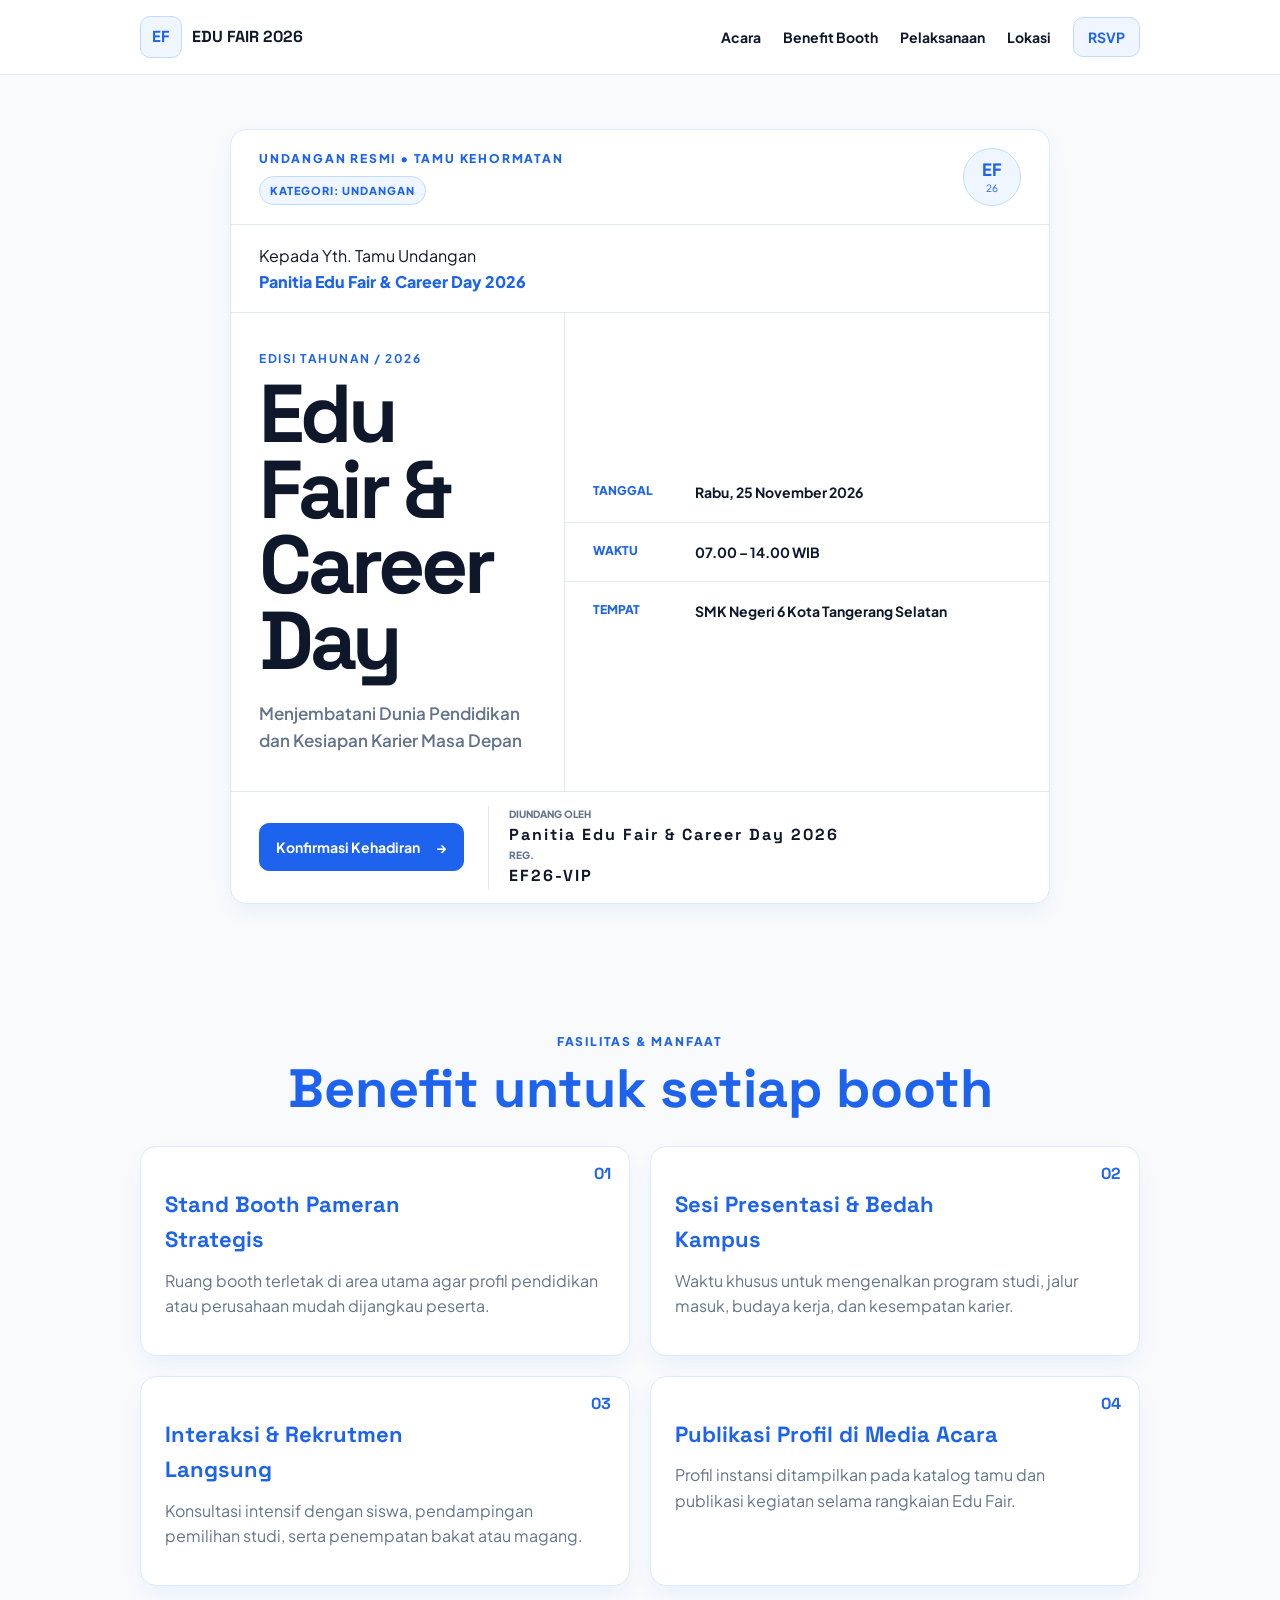
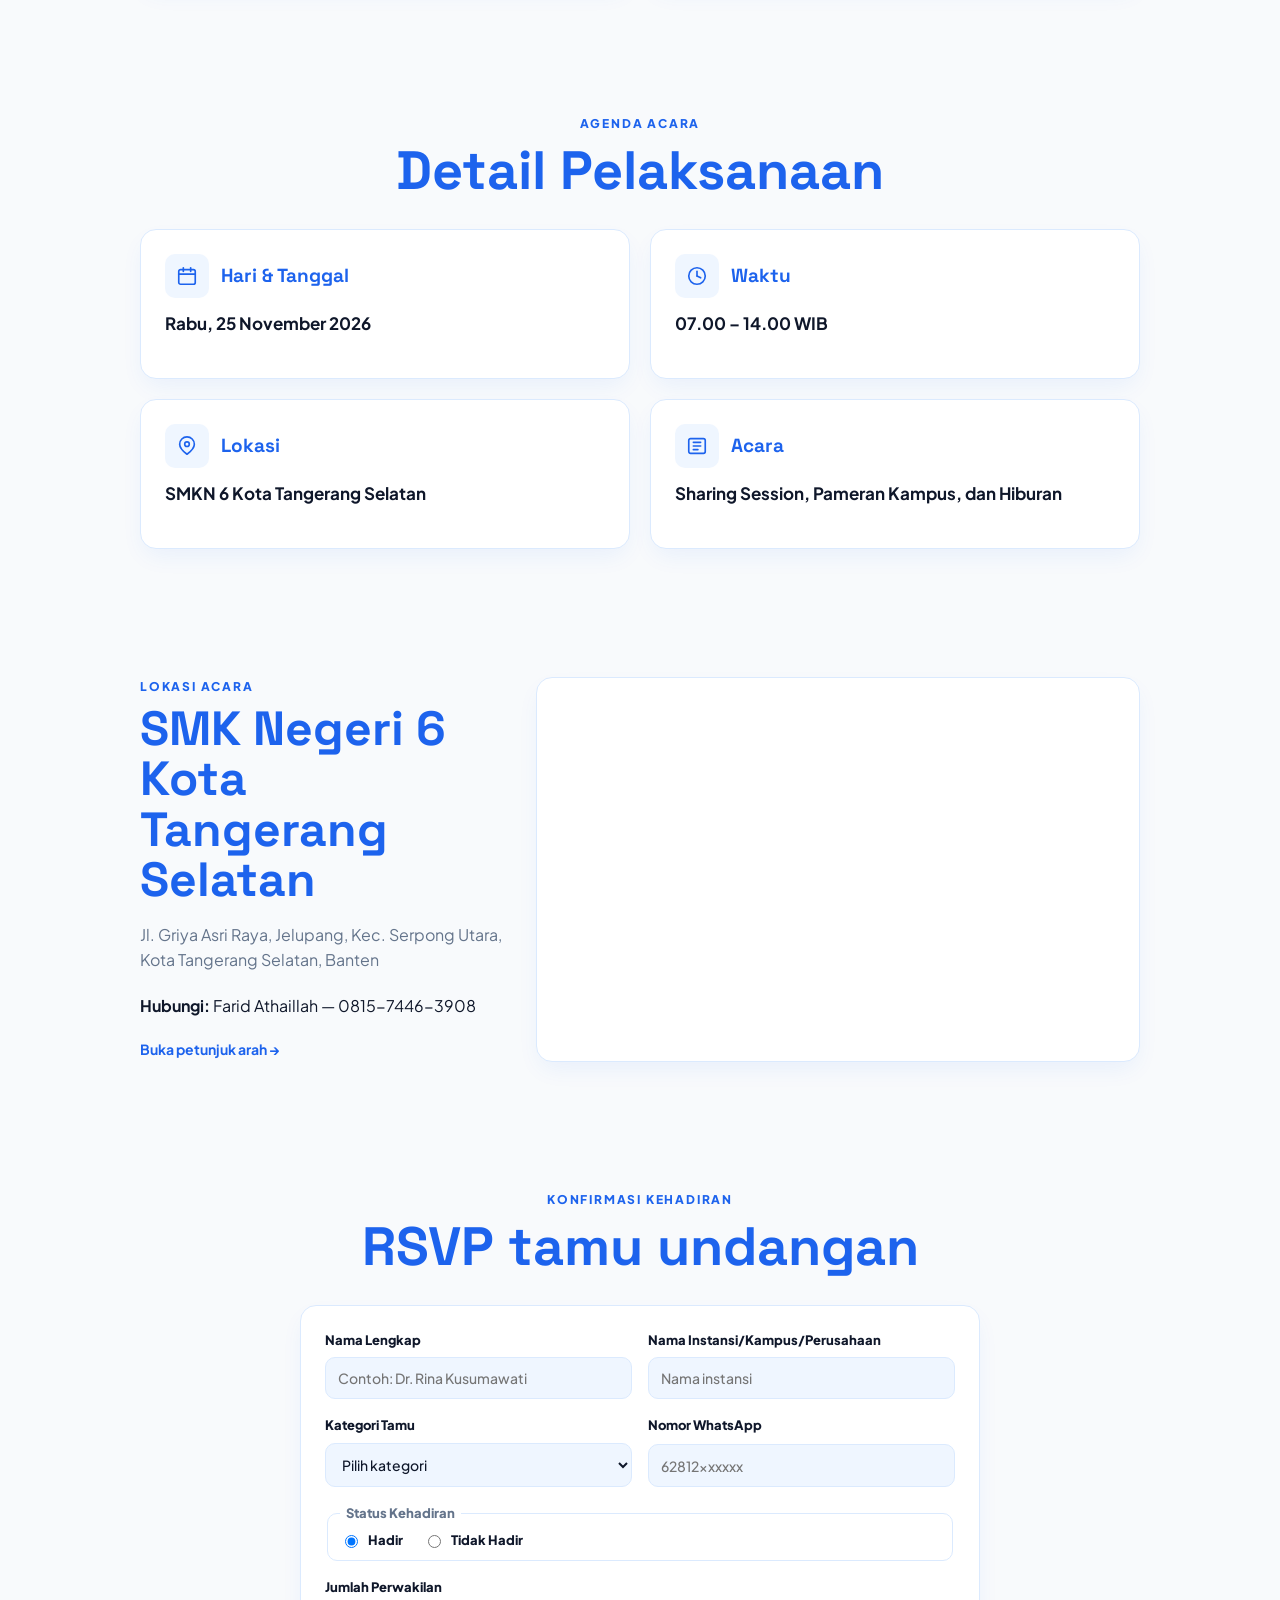
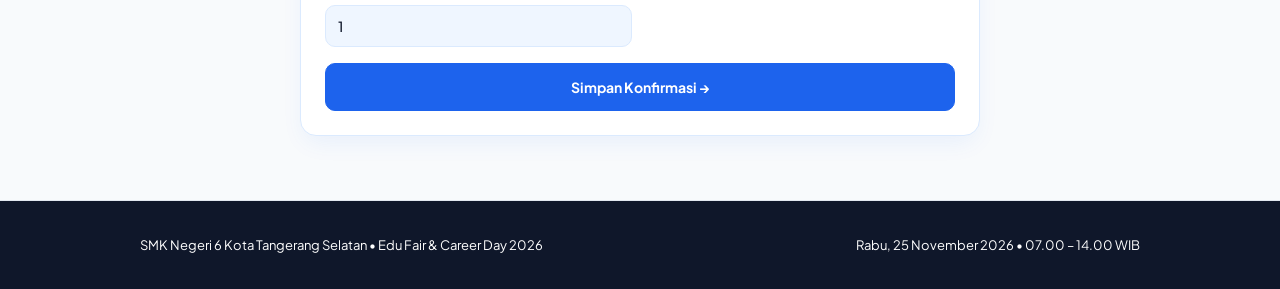
<file: index.html>
<!doctype html>
<html lang="id">
  <head>
    <meta charset="UTF-8" />
    <meta name="viewport" content="width=device-width, initial-scale=1.0" />
    <meta name="theme-color" content="#F8FAFC" />
    <title>Edu Fair & Career Day 2026</title>
    <link rel="preconnect" href="https://fonts.googleapis.com" />
    <link rel="preconnect" href="https://fonts.gstatic.com" crossorigin />
    <link
      href="https://fonts.googleapis.com/css2?family=Plus+Jakarta+Sans:wght@400;500;600;700&family=Space+Grotesk:wght@500;600;700&display=swap"
      rel="stylesheet"
    />
    <link rel="stylesheet" href="style.css" />
  </head>
  <body>
    <header class="site-header">
      <div class="container navbar">
        <a class="brand" href="#beranda" aria-label="Edu Fair 2026">
          <span class="brand-mark">EF</span>
          <span>EDU FAIR 2026</span>
        </a>
        <nav class="nav-links" aria-label="Navigasi utama">
          <a href="#acara">Acara</a>
          <a href="#benefit">Benefit Booth</a>
          <a href="#detail-pelaksanaan">Pelaksanaan</a>
          <a href="#lokasi">Lokasi</a>
          <a class="nav-rsvp" href="#rsvp">RSVP</a>
        </nav>
      </div>
    </header>

    <main id="beranda">
      <section class="hero-section" id="acara">
        <div class="container">
          <article class="event-pass">
            <div class="pass-top">
              <div>
                <p class="eyebrow">Undangan Resmi • Tamu Kehormatan</p>
                <span class="guest-badge" id="guestBadge"
                  >KATEGORI: UNDANGAN</span
                >
              </div>
              <div class="pass-mark" aria-label="Edu Fair 2026">
                <strong>EF</strong>
                <span>26</span>
              </div>
            </div>

            <div class="pass-content">
              <div class="pass-greeting">
                <p id="guestGreeting">Kepada Yth. Tamu Undangan</p>
                <p class="guest-institution" id="guestInstitution">
                  Panitia Edu Fair &amp; Career Day 2026
                </p>
              </div>

              <div class="pass-title">
                <p class="edition">EDISI TAHUNAN / 2026</p>
                <h1>Edu Fair &amp;<br />Career Day</h1>
                <p class="pass-theme">
                  Menjembatani Dunia Pendidikan dan Kesiapan Karier Masa Depan
                </p>
              </div>

              <div class="pass-details">
                <div>
                  <span>Tanggal</span><strong>Rabu, 25 November 2026</strong>
                </div>
                <div><span>Waktu</span><strong>07.00 – 14.00 WIB</strong></div>
                <div>
                  <span>Tempat</span
                  ><strong>SMK Negeri 6 Kota Tangerang Selatan</strong>
                </div>
              </div>

              <div class="pass-footer">
                <a class="button-primary" href="#rsvp"
                  >Konfirmasi Kehadiran <span aria-hidden="true">→</span></a
                >
                <div class="registration-code">
                  <span>DIUNDANG OLEH</span>
                  <strong id="senderName"
                    >Panitia Edu Fair &amp; Career Day 2026</strong
                  >
                  <span>REG.</span>
                  <strong id="registrationCode">EF26-GUEST</strong>
                </div>
              </div>
            </div>
          </article>
        </div>
      </section>

      <section class="section" id="benefit">
        <div class="container">
          <div class="section-heading">
            <p class="eyebrow">Fasilitas &amp; Manfaat</p>
            <h2>Benefit untuk setiap booth</h2>
          </div>
          <div class="benefit-grid">
            <article class="benefit-card">
              <span class="card-number">01</span>
              <h3>Stand Booth Pameran Strategis</h3>
              <p>
                Ruang booth terletak di area utama agar profil pendidikan atau
                perusahaan mudah dijangkau peserta.
              </p>
            </article>
            <article class="benefit-card">
              <span class="card-number">02</span>
              <h3>Sesi Presentasi &amp; Bedah Kampus</h3>
              <p>
                Waktu khusus untuk mengenalkan program studi, jalur masuk,
                budaya kerja, dan kesempatan karier.
              </p>
            </article>
            <article class="benefit-card">
              <span class="card-number">03</span>
              <h3>Interaksi &amp; Rekrutmen Langsung</h3>
              <p>
                Konsultasi intensif dengan siswa, pendampingan pemilihan studi,
                serta penempatan bakat atau magang.
              </p>
            </article>
            <article class="benefit-card">
              <span class="card-number">04</span>
              <h3>Publikasi Profil di Media Acara</h3>
              <p>
                Profil instansi ditampilkan pada katalog tamu dan publikasi
                kegiatan selama rangkaian Edu Fair.
              </p>
            </article>
          </div>
        </div>
      </section>

      <section class="section" id="detail-pelaksanaan">
        <div class="container">
          <div class="section-heading">
            <p class="eyebrow">Agenda Acara</p>
            <h2>Detail Pelaksanaan</h2>
          </div>
          <div class="detail-grid">
            <article class="detail-card">
              <h3>
                <span class="icon-box">
                  <svg viewBox="0 0 24 24" aria-hidden="true">
                    <rect x="3" y="5" width="18" height="16" rx="2" />
                    <line x1="16" y1="3" x2="16" y2="7" />
                    <line x1="8" y1="3" x2="8" y2="7" />
                    <line x1="3" y1="10" x2="21" y2="10" />
                  </svg>
                </span>
                Hari &amp; Tanggal
              </h3>
              <p>Rabu, 25 November 2026</p>
            </article>

            <article class="detail-card">
              <h3>
                <span class="icon-box">
                  <svg viewBox="0 0 24 24" aria-hidden="true">
                    <circle cx="12" cy="12" r="9" />
                    <line x1="12" y1="7" x2="12" y2="12" />
                    <line x1="12" y1="12" x2="16" y2="14" />
                  </svg>
                </span>
                Waktu
              </h3>
              <p>07.00 – 14.00 WIB</p>
            </article>

            <article class="detail-card">
              <h3>
                <span class="icon-box">
                  <svg viewBox="0 0 24 24" aria-hidden="true">
                    <path d="M20 10c0 5-8 11-8 11S4 15 4 10a8 8 0 1 1 16 0Z" />
                    <circle cx="12" cy="10" r="2.5" />
                  </svg>
                </span>
                Lokasi
              </h3>
              <p>SMKN 6 Kota Tangerang Selatan</p>
            </article>

            <article class="detail-card">
              <h3>
                <span class="icon-box">
                  <svg viewBox="0 0 24 24" aria-hidden="true">
                    <rect x="3" y="4" width="18" height="16" rx="2" />
                    <line x1="8" y1="8" x2="16" y2="8" />
                    <line x1="8" y1="12" x2="16" y2="12" />
                    <line x1="8" y1="16" x2="13" y2="16" />
                  </svg>
                </span>
                Acara
              </h3>
              <p>Sharing Session, Pameran Kampus, dan Hiburan</p>
            </article>
          </div>
        </div>
      </section>

      <section class="section" id="lokasi">
        <div class="container location-grid">
          <div class="location-copy">
            <p class="eyebrow">Lokasi Acara</p>
            <h2>SMK Negeri 6 Kota Tangerang Selatan</h2>
            <address>
              Jl. Griya Asri Raya, Jelupang, Kec. Serpong Utara, Kota Tangerang
              Selatan, Banten
            </address>
            <p class="contact-line">
              <strong>Hubungi:</strong> Farid Athaillah — 0815-7446-3908
            </p>
            <a
              class="text-link"
              href="https://maps.google.com/?q=SMK%20Negeri%206%20Kota%20Tangerang%20Selatan"
              target="_blank"
              rel="noopener"
              >Buka petunjuk arah →</a
            >
          </div>
          <div class="map-frame">
            <iframe
              title="Peta lokasi Aula Utama SMK Negeri 6 Kota Tangerang Selatan"
              src="https://www.google.com/maps?q=SMK%20Negeri%206%20Kota%20Tangerang%20Selatan&output=embed"
              loading="lazy"
              referrerpolicy="no-referrer-when-downgrade"
            ></iframe>
          </div>
        </div>
      </section>

      <section class="section rsvp-section" id="rsvp">
        <div class="container">
          <div class="section-heading">
            <p class="eyebrow">Konfirmasi Kehadiran</p>
            <h2>RSVP tamu undangan</h2>
          </div>
          <div class="rsvp-layout rsvp-form-only">
            <form id="rsvpForm" class="rsvp-form">
              <label
                >Nama Lengkap
                <input
                  type="text"
                  id="nama"
                  name="nama"
                  placeholder="Contoh: Dr. Rina Kusumawati"
                  required
                />
              </label>
              <label
                >Nama Instansi/Kampus/Perusahaan
                <input
                  type="text"
                  id="instansi"
                  name="instansi"
                  placeholder="Nama instansi"
                  required
                />
              </label>
              <label
                >Kategori Tamu
                <select id="kategori" name="kategori" required>
                  <option value="">Pilih kategori</option>
                  <option value="Universitas">Universitas</option>
                  <option value="Perusahaan">Perusahaan</option>
                  <option value="Alumni">Alumni</option>
                  <option value="Lainnya">Lainnya</option>
                </select>
              </label>
              <label
                >Nomor WhatsApp
                <input
                  type="tel"
                  id="whatsapp"
                  name="whatsapp"
                  placeholder="62812xxxxxx"
                  required
                />
              </label>
              <fieldset>
                <legend>Status Kehadiran</legend>
                <label class="radio-label"
                  ><input type="radio" name="status" value="Hadir" checked />
                  Hadir</label
                >
                <label class="radio-label"
                  ><input type="radio" name="status" value="Tidak Hadir" />
                  Tidak Hadir</label
                >
              </fieldset>
              <label
                >Jumlah Perwakilan
                <input
                  type="number"
                  id="jumlah"
                  name="jumlah"
                  min="1"
                  max="20"
                  value="1"
                  required
                />
              </label>
              <button class="button-primary full-button" type="submit">
                Simpan Konfirmasi →
              </button>
            </form>

            <div id="rsvpProof" class="rsvp-proof" aria-live="polite" hidden>
              <div class="proof-top">
                <span class="guest-badge">BUKTI RSVP</span>
                <strong>EF26</strong>
              </div>
              <h3>Konfirmasi diterima</h3>
              <dl>
                <div>
                  <dt>Nama</dt>
                  <dd id="proofName">—</dd>
                </div>
                <div>
                  <dt>Instansi</dt>
                  <dd id="proofInstitution">—</dd>
                </div>
                <div>
                  <dt>Kategori</dt>
                  <dd id="proofCategory">—</dd>
                </div>
                <div>
                  <dt>Status</dt>
                  <dd id="proofStatus">—</dd>
                </div>
                <div>
                  <dt>Perwakilan</dt>
                  <dd id="proofAmount">—</dd>
                </div>
              </dl>
              <p class="proof-code">
                Simpan bukti ini sebagai arsip kehadiran Anda.
              </p>
            </div>
          </div>
        </div>
      </section>
    </main>

    <footer>
      <div class="container footer-inner">
        <p>
          SMK Negeri 6 Kota Tangerang Selatan • Edu Fair &amp; Career Day 2026
        </p>
        <p>Rabu, 25 November 2026 • 07.00 – 14.00 WIB</p>
      </div>
    </footer>

    <script src="script.js"></script>
  </body>
</html>
</file>
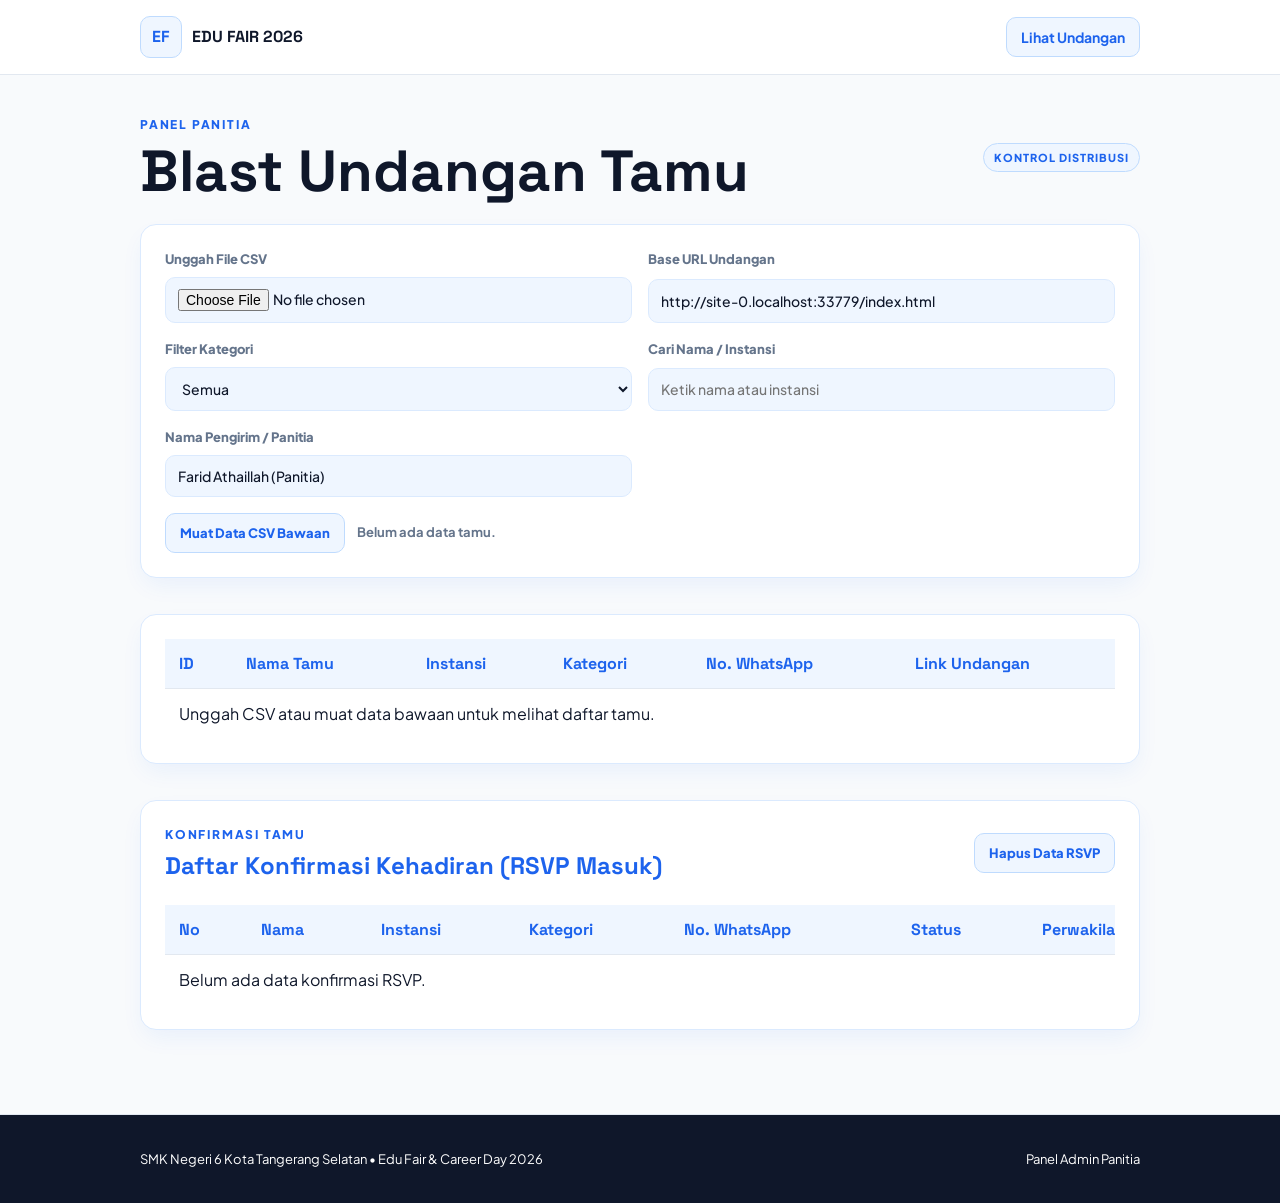
<file: admin.html>
<!doctype html>
<html lang="id">
  <head>
    <meta charset="UTF-8" />
    <meta name="viewport" content="width=device-width, initial-scale=1.0" />
    <meta name="theme-color" content="#F8FAFC" />
    <title>Admin — Blast Undangan Edu Fair 2026</title>
    <link rel="preconnect" href="https://fonts.googleapis.com" />
    <link rel="preconnect" href="https://fonts.gstatic.com" crossorigin />
    <link
      href="https://fonts.googleapis.com/css2?family=Plus+Jakarta+Sans:wght@400;500;600;700&family=Space+Grotesk:wght@500;600;700&display=swap"
      rel="stylesheet"
    />
    <link rel="stylesheet" href="style.css" />
  </head>
  <body>
    <header class="site-header">
      <div class="container navbar">
        <a class="brand" href="index.html"
          ><span class="brand-mark">EF</span><span>EDU FAIR 2026</span></a
        >
        <nav class="nav-links" aria-label="Navigasi admin">
          <a class="nav-rsvp" href="index.html">Lihat Undangan</a>
        </nav>
      </div>
    </header>

    <main class="admin-main">
      <div class="container">
        <div class="admin-heading">
          <div>
            <p class="eyebrow">Panel Panitia</p>
            <h1>Blast Undangan Tamu</h1>
          </div>
          <span class="guest-badge">KONTROL DISTRIBUSI</span>
        </div>

        <section class="admin-panel" aria-label="Pengaturan daftar tamu">
          <div class="admin-controls">
            <label class="control-group"
              >Unggah File CSV
              <input type="file" id="csvFile" accept=".csv,text/csv" />
            </label>
            <label class="control-group"
              >Base URL Undangan
              <input
                type="text"
                id="baseUrl"
                placeholder="http://127.0.0.1:5500/index.html"
              />
            </label>
            <label class="control-group"
              >Filter Kategori
              <select id="categoryFilter">
                <option value="Semua">Semua</option>
                <option value="Universitas">Universitas</option>
                <option value="Perusahaan">Perusahaan</option>
                <option value="Alumni">Alumni</option>
              </select>
            </label>
            <label class="control-group"
              >Cari Nama / Instansi
              <input
                type="search"
                id="searchGuest"
                placeholder="Ketik nama atau instansi"
              />
            </label>
            <label class="control-group"
              >Nama Pengirim / Panitia
              <input
                type="text"
                id="senderName"
                value="Farid Athaillah (Panitia)"
                placeholder="Nama pengirim undangan"
              />
            </label>
          </div>
          <div class="admin-actions">
            <button class="secondary-button" id="loadDefault" type="button">
              Muat Data CSV Bawaan
            </button>
            <span class="csv-status" id="csvStatus" aria-live="polite"
              >Belum ada data tamu.</span
            >
          </div>
        </section>

        <div class="admin-table-card">
          <div class="admin-table-wrap">
            <table class="admin-table">
              <thead>
                <tr>
                  <th>ID</th>
                  <th>Nama Tamu</th>
                  <th>Instansi</th>
                  <th>Kategori</th>
                  <th>No. WhatsApp</th>
                  <th>Link Undangan</th>
                  <th>Aksi</th>
                </tr>
              </thead>
              <tbody id="guestTableBody">
                <tr>
                  <td class="empty-row" colspan="7">
                    Unggah CSV atau muat data bawaan untuk melihat daftar tamu.
                  </td>
                </tr>
              </tbody>
            </table>
          </div>
        </div>

        <section class="admin-panel rsvp-card" aria-labelledby="rsvpTitle">
          <div class="admin-heading rsvp-heading">
            <div>
              <p class="eyebrow">Konfirmasi Tamu</p>
              <h2 id="rsvpTitle">Daftar Konfirmasi Kehadiran (RSVP Masuk)</h2>
            </div>
            <button class="secondary-button" id="deleteRsvpData" type="button">
              Hapus Data RSVP
            </button>
          </div>

          <div class="admin-table-wrap">
            <table class="admin-table">
              <thead>
                <tr>
                  <th>No</th>
                  <th>Nama</th>
                  <th>Instansi</th>
                  <th>Kategori</th>
                  <th>No. WhatsApp</th>
                  <th>Status</th>
                  <th>Perwakilan</th>
                </tr>
              </thead>
              <tbody id="rsvpTableBody">
                <tr>
                  <td class="empty-row" colspan="7">
                    Belum ada data konfirmasi RSVP.
                  </td>
                </tr>
              </tbody>
            </table>
          </div>
        </section>
      </div>
    </main>

    <footer>
      <div class="container footer-inner">
        <p>
          SMK Negeri 6 Kota Tangerang Selatan • Edu Fair &amp; Career Day 2026
        </p>
        <p>Panel Admin Panitia</p>
      </div>
    </footer>

    <script>
      const defaultCsv = `id,nama_tamu,instansi,kategori,no_whatsapp
1,"Dr. Rina Kusumawati, M.Pd.",Universitas Indonesia,Universitas,6281234567890
2,"Budi Santoso, S.Kom.",PT Telkom Indonesia (Persero) Tbk,Perusahaan,6281398765432
3,"Ir. Sinta Permata, M.T.",Universitas Negeri Jakarta,Universitas,6285678123401
4,Ahmad Fauzi,Alumni Angkatan 2022 - Software Engineer,Alumni,6287855667788
5,Nur Aisyah,PT Astra International Tbk,Perusahaan,6281299887766
6,"Prof. Hadi Wijaya, Ph.D.",Institut Teknologi Bandung,Universitas,6281112233445
7,Dewi Lestari,Alumni Angkatan 2021 - Data Analyst,Alumni,6285212349876
8,"Bu Dinda",Guru PRODUKTIF,Perusahaan,6281234567891
9,"pak perid",CEO PT YAOP,Perusahaan,6281574463908`;

      const csvFile = document.getElementById("csvFile");
      const loadDefault = document.getElementById("loadDefault");
      const categoryFilter = document.getElementById("categoryFilter");
      const searchGuest = document.getElementById("searchGuest");
      const baseUrlInput = document.getElementById("baseUrl");
      const guestTableBody = document.getElementById("guestTableBody");
      const csvStatus = document.getElementById("csvStatus");
      const senderNameInput = document.getElementById("senderName");
      const rsvpTableBody = document.getElementById("rsvpTableBody");
      const deleteRsvpData = document.getElementById("deleteRsvpData");

      let guests = [];

      function escapeHtml(text) {
        const element = document.createElement("span");
        element.textContent = text ?? "";
        return element.innerHTML;
      }

      function categoryBadge(category) {
        const value = String(category || "-");
        const normalized = value.toLowerCase().replace(/[^a-z]+/g, "-");
        return `<span class="category-badge category-${escapeHtml(normalized)}">${escapeHtml(value)}</span>`;
      }

      function statusBadge(status) {
        const value = String(status || "-");
        const normalized = value.toLowerCase().replace(/[^a-z]+/g, "-");
        return `<span class="status-badge status-${escapeHtml(normalized)}">${escapeHtml(value)}</span>`;
      }

      function renderRsvpList() {
        let rsvpList = [];
        try {
          const savedList = JSON.parse(
            localStorage.getItem("rsvpList") || "[]",
          );
          if (Array.isArray(savedList)) rsvpList = savedList;
        } catch (error) {
          rsvpList = [];
        }

        if (rsvpList.length === 0) {
          rsvpTableBody.innerHTML =
            '<tr><td class="empty-row" colspan="7">Belum ada data konfirmasi RSVP.</td></tr>';
          return;
        }

        rsvpTableBody.innerHTML = rsvpList
          .map((rsvp, index) => {
            return `<tr>
              <td>${index + 1}</td>
              <td>${escapeHtml(rsvp.nama)}</td>
              <td>${escapeHtml(rsvp.instansi)}</td>
              <td>${categoryBadge(rsvp.kategori)}</td>
              <td>${escapeHtml(rsvp.whatsapp)}</td>
              <td>${statusBadge(rsvp.status)}</td>
              <td>${escapeHtml(rsvp.perwakilan || rsvp.jumlah || "-")} orang</td>
            </tr>`;
          })
          .join("");
      }

      deleteRsvpData.addEventListener("click", function () {
        if (!window.confirm("Hapus seluruh data konfirmasi RSVP?")) return;
        localStorage.removeItem("rsvpList");
        localStorage.removeItem("rsvpEduFair2026");
        renderRsvpList();
      });

      renderRsvpList();

      // Menentukan index.html secara otomatis dari lokasi halaman admin saat ini.
      const detectedBaseUrl = new URL("index.html", window.location.href).href;
      baseUrlInput.value = detectedBaseUrl;

      // Parser CSV memproses tanda kutip ganda dan koma di dalam setiap kolom.
      function parseCsv(text) {
        const rows = [];
        let row = [];
        let value = "";
        let insideQuotes = false;

        for (let i = 0; i < text.length; i += 1) {
          const char = text[i];
          const nextChar = text[i + 1];

          if (char === '"') {
            if (insideQuotes && nextChar === '"') {
              value += '"';
              i += 1;
            } else {
              insideQuotes = !insideQuotes;
            }
          } else if (char === "," && !insideQuotes) {
            row.push(value.trim());
            value = "";
          } else if ((char === "\n" || char === "\r") && !insideQuotes) {
            if (char === "\r" && nextChar === "\n") i += 1;
            row.push(value.trim());
            if (row.some((item) => item !== "")) rows.push(row);
            row = [];
            value = "";
          } else {
            value += char;
          }
        }

        if (value !== "" || row.length > 0) {
          row.push(value.trim());
          if (row.some((item) => item !== "")) rows.push(row);
        }

        if (rows.length < 2) return [];

        const headers = rows
          .shift()
          .map((header) => header.replace(/^\ufeff/, "").trim());
        return rows.map((columns) => {
          const guest = {};
          headers.forEach((header, index) => {
            guest[header] = (columns[index] || "").trim();
          });
          return guest;
        });
      }

      function makeInvitationUrl(guest) {
        const url = new URL(baseUrlInput.value.trim() || detectedBaseUrl);
        url.searchParams.set("to", guest.nama_tamu);
        url.searchParams.set("kategori", guest.kategori);
        url.searchParams.set("instansi", guest.instansi);
        const senderName =
          senderNameInput.value.trim() || "Panitia Edu Fair & Career Day 2026";
        url.searchParams.set("from", senderName);
        return url.toString();
      }

      function makeWhatsAppUrl(guest) {
        const invitationUrl = makeInvitationUrl(guest);
        const senderName =
          senderNameInput.value.trim() || "Panitia Edu Fair & Career Day 2026";
        const message = `Yth. ${guest.nama_tamu}\n${guest.instansi}\n\nDengan hormat, kami mengundang Bapak/Ibu/Saudara untuk hadir dalam Edu Fair & Career Day 2026 dengan tema “Menjembatani Dunia Pendidikan dan Kesiapan Karier Masa Depan”.\n\nHari/Tanggal: Rabu, 25 November 2026\nWaktu: 07.00 – 14.00 WIB\nTempat: SMKN 6 Kota Tangerang Selatan\nAlamat: Jl. Griya Asri Raya, Jelupang, Kec. Serpong Utara, Kota Tangerang Selatan, Banten\n\nInformasi undangan dan konfirmasi kehadiran dapat diakses melalui tautan berikut:\n${invitationUrl}\n\nMohon bantuan konfirmasi melalui halaman RSVP. Atas perhatian dan kehadiran Anda, kami ucapkan terima kasih.\n\nHormat kami,\n${senderName}\nPanitia Edu Fair & Career Day 2026 SMKN 6 Kota Tangerang Selatan`;

        const phone = String(guest.no_whatsapp || "").replace(/[^0-9]/g, "");
        return `https://wa.me/${phone}?text=${encodeURIComponent(message)}`;
      }

      function renderGuests() {
        const category = categoryFilter.value;
        const search = searchGuest.value.toLowerCase().trim();
        const filtered = guests.filter((guest) => {
          const categoryMatch =
            category === "Semua" || guest.kategori === category;
          const searchText =
            `${guest.nama_tamu} ${guest.instansi}`.toLowerCase();
          return categoryMatch && (!search || searchText.includes(search));
        });

        if (filtered.length === 0) {
          guestTableBody.innerHTML =
            '<tr><td class="empty-row" colspan="7">Tidak ada tamu yang sesuai dengan filter.</td></tr>';
          return;
        }

        guestTableBody.innerHTML = filtered
          .map((guest) => {
            const invitationUrl = makeInvitationUrl(guest);
            const whatsAppUrl = makeWhatsAppUrl(guest);
            return `<tr>
          <td>${escapeHtml(guest.id)}</td>
          <td>${escapeHtml(guest.nama_tamu)}</td>
          <td>${escapeHtml(guest.instansi)}</td>
          <td>${categoryBadge(guest.kategori)}</td>
          <td>${escapeHtml(guest.no_whatsapp)}</td>
          <td class="link-cell"><a href="${escapeHtml(invitationUrl)}" target="_blank" rel="noopener">Buka undangan</a></td>
          <td><a class="action-button" href="${escapeHtml(whatsAppUrl)}" target="_blank" rel="noopener">Kirim WhatsApp</a></td>
        </tr>`;
          })
          .join("");
      }

      function loadCsvText(text, sourceName) {
        guests = parseCsv(text);
        csvStatus.textContent = guests.length
          ? `${guests.length} data tamu berhasil dimuat dari ${sourceName}.`
          : "Format CSV tidak dapat dibaca atau tidak memiliki data.";
        renderGuests();
      }

      csvFile.addEventListener("change", function () {
        const file = csvFile.files[0];
        if (!file) return;

        const reader = new FileReader();
        reader.onload = function (event) {
          loadCsvText(event.target.result, file.name);
        };
        reader.readAsText(file);
      });

      loadDefault.addEventListener("click", function () {
        loadCsvText(defaultCsv, "data CSV bawaan");
      });

      categoryFilter.addEventListener("change", renderGuests);
      searchGuest.addEventListener("input", renderGuests);
      baseUrlInput.addEventListener("input", renderGuests);
      senderNameInput.addEventListener("input", renderGuests);
    </script>
  </body>
</html>
</file>
<file: style.css>
* {
  box-sizing: border-box;
}

:root {
  --page: #f8fafc;
  --surface: #ffffff;
  --ice: #eff6ff;
  --primary: #1d63ed;
  --primary-hover: #1e40af;
  --ink: #0f172a;
  --muted: #64748b;
  --border: #dbeafe;
  --line: #e2e8f0;
  --soft-shadow: 0 10px 25px -5px rgba(29, 99, 237, 0.08);
}

html {
  scroll-behavior: smooth;
}

body {
  margin: 0;
  color: var(--ink);
  background: var(--page);
  font-family: "Plus Jakarta Sans", sans-serif;
  line-height: 1.6;
}

img,
iframe {
  max-width: 100%;
}

svg {
  width: 22px;
  height: 22px;
  flex-shrink: 0;
}

.container {
  max-width: 1040px;
  margin: 0 auto;
  padding: 0 20px;
}

.site-header {
  position: sticky;
  top: 0;
  z-index: 20;
  border-bottom: 1px solid var(--line);
  background: rgba(255, 255, 255, 0.96);
  backdrop-filter: blur(10px);
}

.navbar {
  min-height: 74px;
  display: flex;
  align-items: center;
  justify-content: space-between;
}

.brand {
  display: flex;
  align-items: center;
  gap: 10px;
  color: var(--ink);
  text-decoration: none;
  font-family: "Space Grotesk", sans-serif;
  font-weight: 700;
}

.brand-mark {
  width: 42px;
  height: 42px;
  display: grid;
  place-items: center;
  border: 1px solid #bfdbfe;
  border-radius: 10px;
  background: var(--ice);
  color: var(--primary);
}

.nav-links {
  display: flex;
  align-items: center;
  gap: 22px;
}

.nav-links a,
.text-link {
  color: var(--ink);
  text-decoration: none;
  font-size: 14px;
  font-weight: 700;
}

.nav-links .nav-rsvp {
  border: 1px solid #bfdbfe;
  border-radius: 10px;
  background: var(--ice);
  color: var(--primary);
  padding: 8px 14px;
}

.nav-links .nav-rsvp:hover {
  background: var(--primary);
  color: #ffffff;
}

.hero-section {
  padding: 54px 0 64px;
}

.event-pass {
  max-width: 820px;
  margin: 0 auto;
  border: 1px solid var(--border);
  border-radius: 16px;
  overflow: hidden;
  background: var(--surface);
  box-shadow: var(--soft-shadow);
}

.pass-top {
  min-height: 92px;
  display: flex;
  justify-content: space-between;
  align-items: center;
  padding: 18px 28px;
  border-bottom: 1px solid var(--line);
}

.eyebrow {
  margin: 0 0 8px;
  color: var(--primary);
  font-size: 12px;
  font-weight: 800;
  letter-spacing: 1.8px;
  text-transform: uppercase;
}

.guest-badge {
  display: inline-block;
  border: 1px solid #bfdbfe;
  border-radius: 999px;
  background: var(--ice);
  color: var(--primary);
  padding: 5px 10px;
  font-size: 11px;
  font-weight: 800;
  letter-spacing: 1px;
}

.pass-mark {
  width: 58px;
  height: 58px;
  border: 1px solid #bfdbfe;
  border-radius: 50%;
  display: grid;
  place-content: center;
  text-align: center;
  line-height: 1;
  background: var(--ice);
  color: var(--primary);
}

.pass-mark strong {
  font-family: "Space Grotesk", sans-serif;
  font-size: 18px;
}

.pass-mark span {
  font-size: 10px;
  margin-top: 4px;
}

.pass-content {
  display: grid;
  grid-template-columns: 1fr 1.45fr;
}

.pass-greeting {
  grid-column: 1 / -1;
  border-bottom: 1px solid var(--line);
  padding: 18px 28px;
}

.pass-greeting p {
  margin: 0;
}

.guest-institution {
  color: var(--primary);
  font-weight: 800;
}

.pass-title {
  padding: 36px 28px;
  border-right: 1px solid var(--line);
}

.edition {
  margin: 0 0 8px;
  color: var(--primary);
  font-size: 12px;
  font-weight: 700;
  letter-spacing: 1.5px;
}

.pass-title h1,
.section-heading h2,
.location-copy h2,
.benefit-card h3,
.detail-card h3,
.rsvp-proof h3,
.admin-heading h1,
.rsvp-heading h2 {
  font-family: "Space Grotesk", sans-serif;
}

.pass-title h1 {
  margin: 0;
  color: var(--ink);
  font-size: clamp(48px, 7vw, 82px);
  line-height: 0.92;
  letter-spacing: -4px;
}

.pass-theme {
  max-width: 470px;
  margin: 22px 0 0;
  color: var(--muted);
  font-size: 17px;
  font-weight: 600;
}

.pass-details {
  display: grid;
  align-content: center;
}

.pass-details div {
  display: grid;
  grid-template-columns: 90px 1fr;
  gap: 12px;
  padding: 18px 28px;
  border-bottom: 1px solid var(--line);
}

.pass-details div:last-child {
  border-bottom: 0;
}

.pass-details span {
  color: var(--primary);
  font-size: 12px;
  font-weight: 800;
  text-transform: uppercase;
}

.pass-details strong {
  color: var(--ink);
  font-size: 14px;
}

.pass-footer {
  grid-column: 1 / -1;
  min-height: 82px;
  display: flex;
  justify-content: space-between;
  align-items: center;
  gap: 24px;
  flex-wrap: wrap;
  border-top: 1px solid var(--line);
  padding: 14px 28px;
}

.button-primary {
  min-height: 48px;
  display: inline-flex;
  flex-shrink: 0;
  justify-content: center;
  align-items: center;
  gap: 16px;
  border: 1px solid var(--primary);
  border-radius: 10px;
  background: var(--primary);
  color: #ffffff;
  padding: 12px 16px;
  text-decoration: none;
  font:
    700 14px "Plus Jakarta Sans",
    sans-serif;
  cursor: pointer;
}

.button-primary:hover {
  border-color: var(--primary-hover);
  background: var(--primary-hover);
}

.registration-code {
  display: grid;
  flex: 1;
  min-width: 220px;
  word-wrap: break-word;
  overflow-wrap: break-word;
  border-left: 1px solid var(--line);
  padding-left: 20px;
}

.registration-code span {
  color: var(--muted);
  font-size: 10px;
  font-weight: 800;
}

.registration-code strong {
  color: var(--ink);
  font-family: "Space Grotesk", sans-serif;
  letter-spacing: 2px;
  word-break: break-word;
}

.section {
  padding: 64px 0;
}

.section-heading {
  margin-bottom: 28px;
  text-align: center;
}

.section-heading h2 {
  margin: 0;
  color: var(--primary);
  font-size: clamp(32px, 5vw, 54px);
  line-height: 1.1;
}

.section-heading .eyebrow {
  margin-bottom: 8px;
}

.benefit-grid {
  display: grid;
  grid-template-columns: repeat(2, 1fr);
  gap: 20px;
  align-items: stretch;
}

.benefit-card,
.detail-card,
.map-frame,
.rsvp-form,
.rsvp-proof,
.admin-panel,
.admin-table-card {
  border: 1px solid var(--border);
  border-radius: 16px;
  background: var(--surface);
  box-shadow: var(--soft-shadow);
}

.benefit-card {
  min-height: 210px;
  height: 100%;
  display: flex;
  flex-direction: column;
  padding: 24px;
  position: relative;
}

.card-number {
  position: absolute;
  right: 18px;
  top: 14px;
  color: var(--primary);
  font-family: "Space Grotesk", sans-serif;
  font-weight: 700;
}

.benefit-card h3 {
  max-width: 75%;
  margin: 16px 0 10px;
  color: var(--primary);
  font-size: 22px;
}

.benefit-card p {
  max-width: 520px;
  margin: 0;
  color: var(--muted);
}

.detail-grid {
  display: grid;
  grid-template-columns: repeat(2, 1fr);
  gap: 20px;
  align-items: stretch;
}

.detail-card {
  min-height: 150px;
  height: 100%;
  padding: 24px;
}

.detail-card h3 {
  display: flex;
  align-items: center;
  gap: 12px;
  margin: 0 0 12px;
  color: var(--primary);
  font-size: 19px;
}

.detail-card h3 svg {
  width: 22px;
  height: 22px;
  fill: none;
  stroke: var(--primary);
  stroke-width: 1.8;
  stroke-linecap: round;
  stroke-linejoin: round;
}

.detail-card p {
  margin: 0;
  color: var(--ink);
  font-size: 17px;
  font-weight: 700;
}

.icon-box {
  width: 44px;
  height: 44px;
  border-radius: 10px;
  background: #eff6ff;
  color: #1d63ed;
  display: inline-flex;
  align-items: center;
  justify-content: center;
  flex: 0 0 44px;
}

.icon-box svg {
  width: 22px;
  height: 22px;
}

.location-grid {
  display: grid;
  grid-template-columns: 0.75fr 1.25fr;
  gap: 34px;
  align-items: stretch;
}

.location-copy {
  text-align: left;
}

.location-copy h2 {
  margin: 0 0 16px;
  color: var(--primary);
  font-size: clamp(32px, 5vw, 48px);
  line-height: 1.05;
}

.location-copy address {
  margin-bottom: 20px;
  color: var(--muted);
  font-style: normal;
}

.contact-line {
  margin-bottom: 18px;
  color: var(--ink);
}

.text-link {
  color: var(--primary);
}

.text-link:hover {
  color: var(--primary-hover);
}

.map-frame {
  min-height: 360px;
  overflow: hidden;
}

.map-frame iframe {
  display: block;
  width: 100%;
  height: 100%;
  min-height: 360px;
  border: 0;
}

.rsvp-section {
  background: var(--page);
}

.rsvp-layout,
.rsvp-layout.rsvp-with-proof {
  display: block;
}

.rsvp-form {
  max-width: 680px;
  margin: 0 auto;
  display: grid;
  grid-template-columns: repeat(2, 1fr);
  gap: 16px;
  padding: 24px;
}

.rsvp-form label {
  display: grid;
  gap: 7px;
  color: var(--ink);
  font-size: 13px;
  font-weight: 800;
}

.rsvp-form input,
.rsvp-form select,
.control-group input,
.control-group select {
  width: 100%;
  border: 1px solid var(--border);
  border-radius: 10px;
  background: var(--ice);
  color: var(--ink);
  padding: 11px 12px;
  font:
    500 14px "Plus Jakarta Sans",
    sans-serif;
}

.rsvp-form input:focus,
.rsvp-form select:focus,
.control-group input:focus,
.control-group select:focus {
  outline: 2px solid rgba(29, 99, 237, 0.16);
  border-color: var(--primary);
}

.rsvp-form fieldset {
  grid-column: 1 / -1;
  display: flex;
  gap: 20px;
  border: 1px solid var(--border);
  border-radius: 10px;
}

.rsvp-form legend {
  color: var(--muted);
  font-size: 13px;
  font-weight: 800;
  padding: 0 6px;
}

.rsvp-form .radio-label {
  display: inline-flex;
  align-items: center;
  gap: 7px;
}

.rsvp-form .radio-label input {
  width: auto;
}

.full-button {
  grid-column: 1 / -1;
  min-height: 48px;
  width: 100%;
}

.rsvp-proof {
  max-width: 680px;
  margin: 24px auto 0;
  padding: 22px;
}

.proof-top {
  display: flex;
  justify-content: space-between;
  align-items: flex-start;
  border-bottom: 1px solid var(--line);
  padding-bottom: 16px;
}

.rsvp-proof h3 {
  color: var(--primary);
  font-size: 24px;
}

.rsvp-proof dl {
  margin: 12px 0 0;
}

.rsvp-proof dl div {
  display: grid;
  grid-template-columns: 100px 1fr;
  border-bottom: 1px solid var(--line);
  padding: 8px 0;
}

.rsvp-proof dt {
  color: var(--primary);
  font-size: 12px;
  font-weight: 800;
}

.rsvp-proof dd {
  margin: 0;
  color: var(--ink);
  font-weight: 700;
}

.proof-code {
  border-top: 1px solid var(--line);
  margin: 14px 0 0;
  padding-top: 14px;
  color: var(--muted);
  font-size: 12px;
}

footer {
  border-top: 1px solid var(--line);
  background: var(--ink);
  color: #ffffff;
}

.footer-inner {
  min-height: 88px;
  display: flex;
  justify-content: space-between;
  align-items: center;
  font-size: 13px;
}

.admin-main {
  padding: 40px 0 48px;
  background: var(--page);
}

.admin-heading,
.rsvp-heading {
  display: flex;
  justify-content: space-between;
  align-items: center;
  margin-bottom: 24px;
}

.admin-heading h1 {
  margin: 0;
  color: var(--ink);
  font-size: clamp(36px, 6vw, 58px);
  line-height: 1;
}

.admin-panel,
.admin-table-card {
  margin-bottom: 36px;
  padding: 24px;
}

.admin-controls {
  display: grid;
  grid-template-columns: repeat(2, 1fr);
  gap: 16px;
}

.control-group {
  display: grid;
  gap: 7px;
  color: var(--muted);
  font-size: 13px;
  font-weight: 800;
}

.admin-actions {
  display: flex;
  gap: 12px;
  align-items: center;
  margin-top: 16px;
}

.secondary-button {
  border: 1px solid #bfdbfe;
  border-radius: 10px;
  background: var(--ice);
  color: var(--primary);
  padding: 11px 14px;
  font:
    800 13px "Plus Jakarta Sans",
    sans-serif;
  cursor: pointer;
}

.secondary-button:hover {
  border-color: var(--primary);
  background: #ffffff;
  color: var(--primary-hover);
}

.csv-status {
  color: var(--muted);
  font-size: 13px;
  font-weight: 700;
}

.admin-table-wrap {
  width: 100%;
  overflow-x: auto;
  background: #ffffff;
}

.admin-table {
  width: 100%;
  min-width: 1050px;
  border-collapse: collapse;
}

.admin-table th,
.admin-table td,
.table-wrap th,
.table-wrap td {
  padding: 12px 14px;
  border-bottom: 1px solid var(--line);
  text-align: left;
  vertical-align: middle;
}

.admin-table th,
.table-wrap th {
  background: var(--ice);
  color: var(--primary);
  font-family: "Space Grotesk", sans-serif;
}

.admin-table td,
.table-wrap td {
  background: #ffffff;
  color: var(--ink);
}

.admin-table tbody tr:hover,
.admin-table tbody tr:hover td,
.table-wrap tbody tr:hover,
.table-wrap tbody tr:hover td {
  background: #f8fbff;
}

.admin-table tbody tr:last-child td,
.table-wrap tbody tr:last-child td {
  border-bottom: 0;
}

.link-cell {
  max-width: 180px;
}

.link-cell a {
  color: var(--primary);
  font-size: 12px;
  overflow-wrap: anywhere;
}

.action-button {
  display: inline-block;
  border: 1px solid #16a34a;
  border-radius: 10px;
  background: #16a34a;
  color: #ffffff;
  padding: 8px 14px;
  text-decoration: none;
  white-space: nowrap;
  font-size: 0.85rem;
  line-height: 1.2;
  font-weight: 800;
}

.action-button:hover {
  border-color: #15803d;
  background: #15803d;
}

.empty-row {
  text-align: center;
  padding: 28px;
  color: var(--muted);
}

.rsvp-card {
  margin-top: 36px;
  margin-bottom: 36px;
}

.rsvp-heading h2 {
  margin: 0;
  color: var(--primary);
  font-size: 24px;
  line-height: 1.2;
}

.category-badge,
.status-badge {
  display: inline-flex;
  align-items: center;
  border: 1px solid #bfdbfe;
  border-radius: 999px;
  background: var(--ice);
  color: var(--primary);
  padding: 4px 12px;
  font-size: 0.8rem;
  font-weight: 600;
  line-height: 1.2;
  white-space: nowrap;
}

.category-universitas {
  border-color: #bfdbfe;
  background: #eff6ff;
  color: #1d63ed;
}

.category-perusahaan {
  border-color: #bfdbfe;
  background: #eff6ff;
  color: #1d63ed;
}

.category-alumni {
  border-color: #bfdbfe;
  background: #eff6ff;
  color: #1d63ed;
}

.status-hadir {
  border-color: #bbf7d0;
  background: #f0fdf4;
  color: #166534;
}

.status-tidak-hadir {
  border-color: #fecaca;
  background: #fef2f2;
  color: #b91c1c;
}

[hidden] {
  display: none !important;
}

@media (max-width: 768px) {
  .container {
    width: 100%;
    max-width: 1040px;
    padding: 0 14px;
  }

  .navbar {
    min-height: 64px;
  }

  .brand {
    font-size: 13px;
  }

  .brand-mark {
    width: 36px;
    height: 36px;
  }

  .nav-links a:not(.nav-rsvp) {
    display: none;
  }

  .hero-section {
    padding: 28px 0 38px;
  }

  .event-pass {
    max-width: 100%;
  }

  .pass-top {
    min-height: 82px;
    padding: 14px 16px;
  }

  .pass-greeting {
    padding: 14px 16px;
  }

  .pass-content,
  .benefit-grid,
  .detail-grid,
  .location-grid {
    grid-template-columns: 1fr;
  }

  .pass-title {
    border-right: 0;
    border-bottom: 1px solid var(--line);
    padding: 28px 16px;
  }

  .pass-title h1 {
    font-size: clamp(44px, 15vw, 62px);
    letter-spacing: -3px;
  }

  .pass-details div {
    grid-template-columns: 80px 1fr;
    padding: 13px 16px;
  }

  .pass-footer {
    flex-direction: column;
    align-items: flex-start;
    gap: 16px;
    padding: 16px;
  }

  .registration-code {
    width: 100%;
    min-width: 0;
    border-left: 0;
    border-top: 1px solid var(--line);
    padding: 10px 0 0;
  }

  .section {
    padding: 48px 0;
  }

  .section-heading h2 {
    font-size: 36px;
  }

  .benefit-card {
    height: auto;
  }

  .map-frame,
  .map-frame iframe {
    min-height: 300px;
  }

  .rsvp-form {
    max-width: 680px;
    grid-template-columns: 1fr;
    padding: 16px;
  }

  .rsvp-form fieldset {
    grid-column: 1;
  }

  .full-button {
    grid-column: 1;
  }

  .footer-inner {
    min-height: 96px;
    align-items: flex-start;
    flex-direction: column;
    justify-content: center;
  }

  .footer-inner p {
    margin: 3px 0;
  }

  .admin-heading,
  .rsvp-heading {
    align-items: flex-start;
    flex-direction: column;
    gap: 12px;
  }

  .admin-controls {
    grid-template-columns: 1fr;
  }

  .admin-actions {
    align-items: stretch;
    flex-direction: column;
  }
}
</file>
